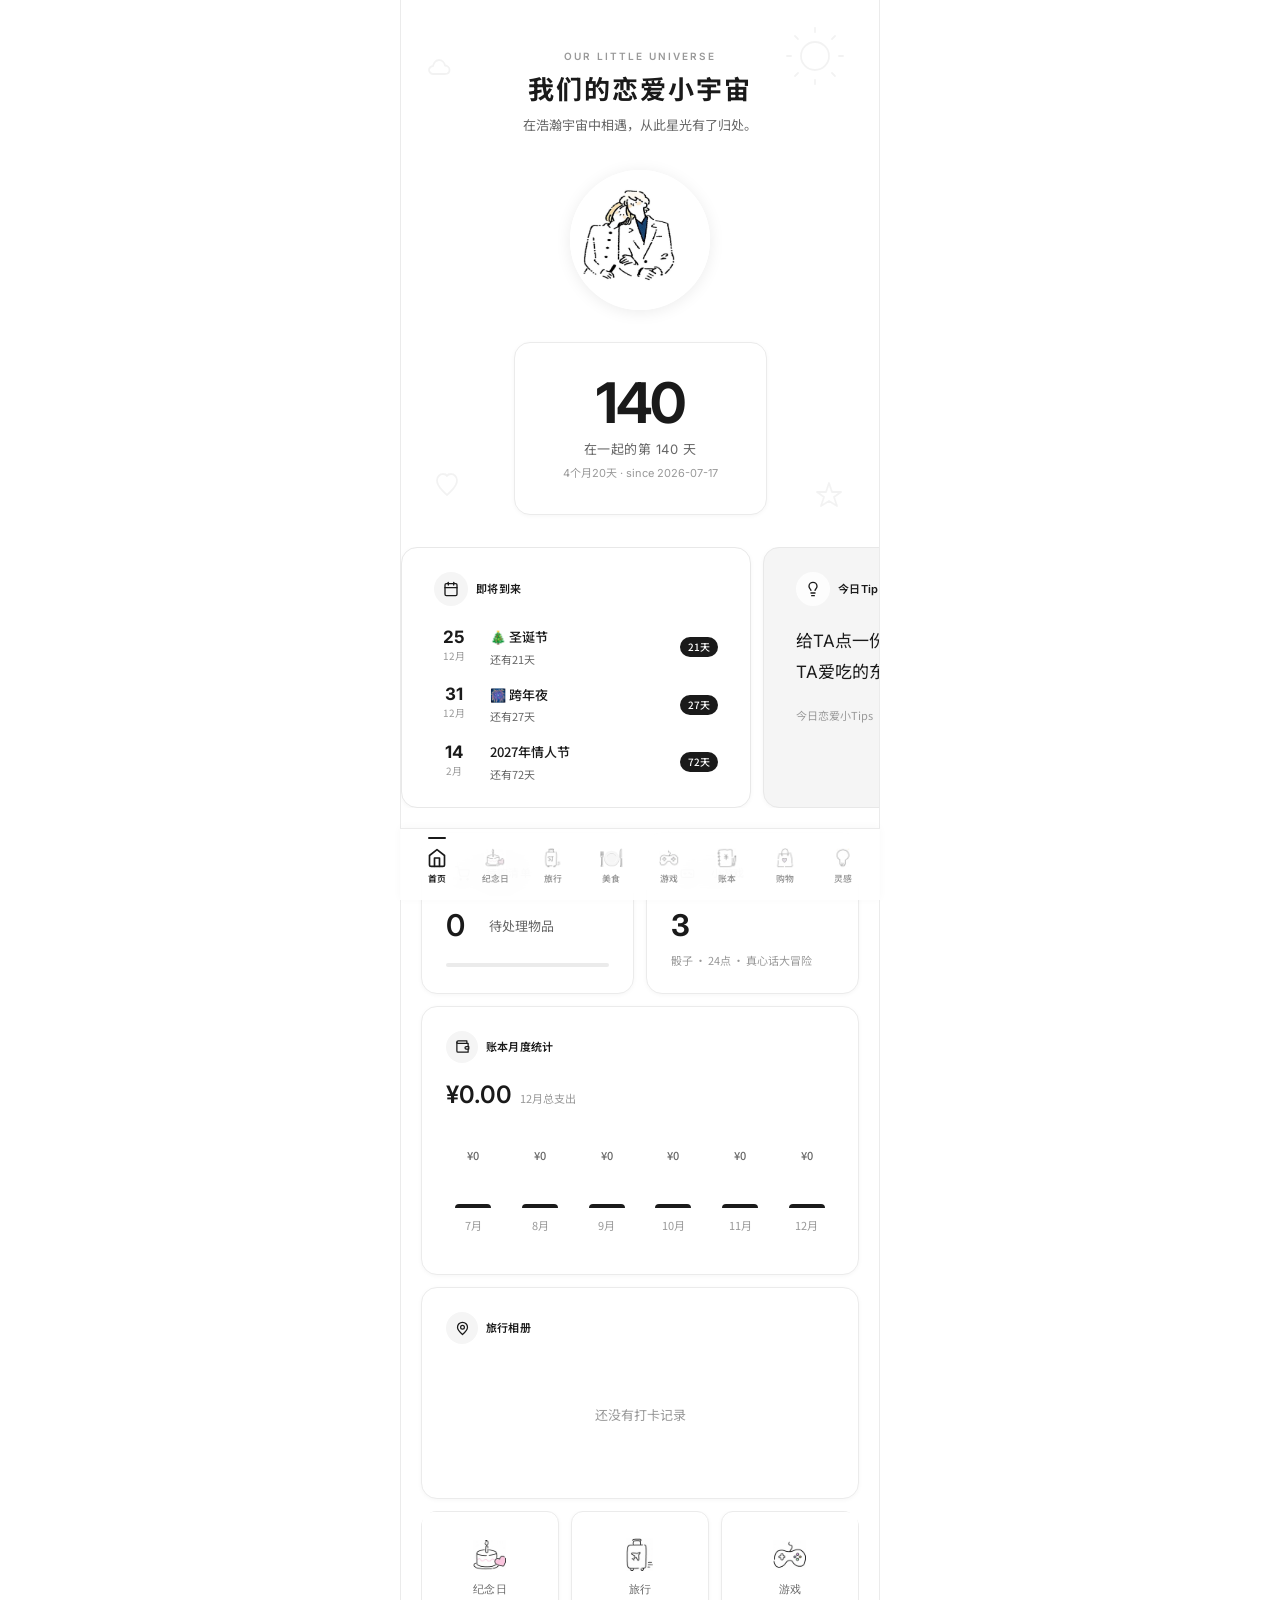
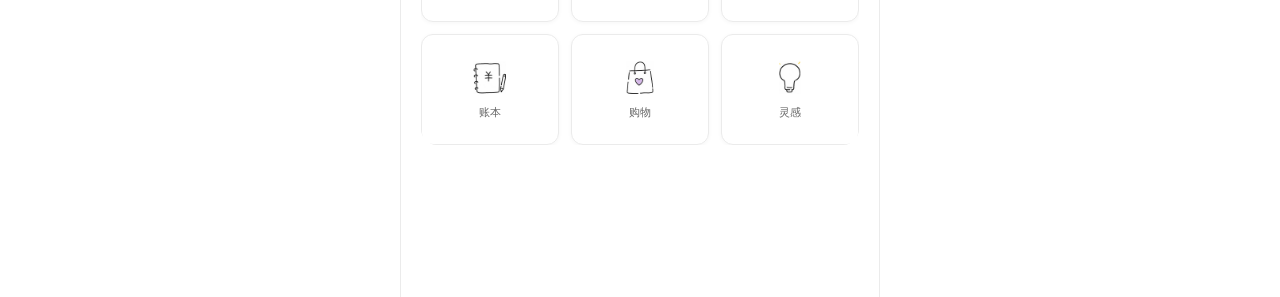
<file: index.html>
<!DOCTYPE html>
<html lang="zh-CN">
<head>
  <meta charset="UTF-8">
  <meta name="viewport" content="width=device-width, initial-scale=1.0, maximum-scale=1.0, user-scalable=no, viewport-fit=cover">
  <meta name="theme-color" content="#FFF5F5">
  <meta name="description" content="恋爱小宇宙 - 情侣双人协同记录工作台">
  <title>恋爱小宇宙</title>

  <!-- iOS PWA（添加到主屏幕后全屏运行） -->
  <meta name="apple-mobile-web-app-capable" content="yes">
  <meta name="apple-mobile-web-app-status-bar-style" content="black-translucent">
  <meta name="apple-mobile-web-app-title" content="恋爱小宇宙">
  <link rel="apple-touch-icon" href="./assets/apple-touch-icon.png">
  <link rel="apple-touch-icon" sizes="180x180" href="./assets/apple-touch-icon-180.png">
  <link rel="apple-touch-icon" sizes="192x192" href="./assets/icon-192.png">
  <link rel="apple-touch-icon" sizes="512x512" href="./assets/icon-512.png">

  <!-- Android/通用 PWA -->
  <link rel="manifest" href="./manifest.json">
  <meta name="mobile-web-app-capable" content="yes">

  <!-- 字体预加载：优先用 Google Fonts，超时自动降级为系统黑体 -->
  <link rel="preconnect" href="https://fonts.googleapis.com">
  <link rel="preconnect" href="https://fonts.gstatic.com" crossorigin>
  <link rel="stylesheet" href="https://fonts.googleapis.com/css2?family=Inter:wght@300;400;500;600;700&family=Noto+Sans+SC:wght@300;400;500;600;700&display=swap" media="print" onload="this.media='all';document.documentElement.classList.add('fonts-loaded');this.onload=null">
  <!-- 字体加载超时降级：3秒后强制使用系统字体 -->
  <script>
    (function(){var t=setTimeout(function(){var s=document.querySelector('link[href*="fonts.googleapis.com"]');if(s){s.media='all';s.onload=null;}},3000);window.addEventListener('load',function(){clearTimeout(t)});})();
  </script>
  <!-- 系统字体兜底：在 Google Fonts 加载前使用 -->
  <style>
    body { font-family: -apple-system, BlinkMacSystemFont, "PingFang SC", "Hiragino Sans GB", "Microsoft YaHei", sans-serif; }
    .fonts-loaded body { font-family: "Noto Sans SC", "Inter", -apple-system, sans-serif; }
  </style>

  <!-- 样式 -->
  <link rel="stylesheet" href="css/variables.css">
  <link rel="stylesheet" href="css/global.css">
  <link rel="stylesheet" href="css/components.css">
  <link rel="stylesheet" href="css/dashboard.css">
  <link rel="stylesheet" href="css/games.css">

  <style>
    /* ===== 底部导航栏 ===== */
    .navbar {
      position: fixed;
      bottom: 0;
      left: 50%;
      transform: translateX(-50%);
      width: 100%;
      max-width: var(--max-width);
      height: var(--navbar-height);
      background: rgba(255, 255, 255, 0.9);
      backdrop-filter: blur(24px);
      -webkit-backdrop-filter: blur(24px);
      border-top: 1px solid var(--border-light);
      display: flex;
      align-items: center;
      justify-content: space-around;
      padding: var(--space-xs) var(--space-sm);
      padding-bottom: max(var(--space-xs), env(safe-area-inset-bottom));
      z-index: var(--z-sticky);
      box-shadow: 0 -1px 8px rgba(0, 0, 0, 0.03);
    }

    .nav-tab {
      display: flex;
      flex-direction: column;
      align-items: center;
      gap: 4px;
      padding: var(--space-xs) 2px;
      border: none;
      background: transparent;
      cursor: pointer;
      transition: all var(--transition-fast);
      min-width: 0;
      flex: 1;
      position: relative;
      white-space: nowrap;
    }
    .nav-tab::after {
      content: '';
      position: absolute;
      top: -6px;
      left: 50%;
      transform: translateX(-50%);
      width: 0;
      height: 2.5px;
      border-radius: 2px;
      background: currentColor;
      transition: width var(--transition-base);
    }
    .nav-tab.active::after {
      width: 18px;
    }
    .nav-tab-label {
      font-size: 10px;
      font-weight: var(--weight-semibold);
      line-height: 1;
      font-family: var(--font-sans);
      white-space: nowrap;
      transform: scale(0.88);
      letter-spacing: 0.02em;
    }
    .nav-tab:hover {
      opacity: 0.85;
    }
    .nav-tab:active {
      transform: scale(0.94);
    }

    /* ===== 响应式 ===== */
    @media (min-width: 481px) {
      .app-container {
        border-left: 1px solid var(--border-light);
        border-right: 1px solid var(--border-light);
      }
    }

    @media (max-width: 360px) {
      :root {
        --content-padding: 0.75rem;
      }
      .dashboard-grid {
        grid-template-columns: 1fr;
      }
      .hero-title {
        font-size: var(--text-lg);
      }
    }

    /* ===== 登录页 ===== */
    .login-page {
      min-height: 100vh;
      min-height: 100dvh;
      display: flex;
      align-items: center;
      justify-content: center;
      padding: var(--space-xl);
      background: #fff;
    }
    .login-card {
      width: 100%;
      max-width: 360px;
      text-align: center;
      padding: var(--space-2xl) var(--space-xl);
      background: #fff;
      border-radius: var(--radius-xl);
      box-shadow: 0 2px 24px rgba(0, 0, 0, 0.05), 0 1px 4px rgba(0, 0, 0, 0.03);
      border: 1px solid var(--border-light);
    }
    .login-doodle {
      margin-bottom: var(--space-lg);
    }
    .login-couple-photo {
      width: 100px;
      height: 100px;
      border-radius: var(--radius-full);
      overflow: hidden;
      margin: 0 auto;
      border: 2px solid #fff;
      box-shadow: 0 2px 12px rgba(0,0,0,0.06);
      cursor: pointer;
      position: relative;
      transition: all var(--transition-fast);
    }
    .login-couple-photo:hover {
      box-shadow: 0 4px 20px rgba(0,0,0,0.15);
    }
    .login-couple-photo .photo-change-hint {
      position: absolute;
      bottom: 0;
      left: 0;
      right: 0;
      padding: 4px;
      background: rgba(0,0,0,0.6);
      color: #fff;
      font-size: 10px;
      text-align: center;
      opacity: 0;
      transition: opacity var(--transition-fast);
      font-family: var(--font-sans);
    }
    .login-couple-photo:hover .photo-change-hint {
      opacity: 1;
    }
    .login-couple-photo img {
      width: 100%;
      height: 100%;
      object-fit: cover;
    }
    .login-label {
      font-family: var(--font-sans);
      font-size: 11px;
      font-weight: var(--weight-medium);
      letter-spacing: 0.15em;
      text-transform: uppercase;
      color: var(--color-text-light);
      margin-bottom: var(--space-xs);
    }
    .login-title {
      font-family: var(--font-serif);
      font-size: 24px;
      font-weight: var(--weight-bold);
      color: var(--color-text);
      margin: 0 0 var(--space-sm) 0;
      letter-spacing: 0.05em;
    }
    .login-desc {
      font-family: var(--font-sans);
      font-size: 13px;
      color: var(--color-text-light);
      margin: 0 0 var(--space-xl) 0;
      line-height: 1.6;
    }
    .login-form {
      margin-bottom: var(--space-md);
    }
    .login-form .input-group {
      margin-bottom: var(--space-md);
    }
    .login-input {
      text-align: center;
      font-size: 16px;
      letter-spacing: 0.1em;
      padding: var(--space-md) var(--space-lg);
      border-radius: 14px;
      background: #fff;
      border: 2px solid var(--border-color);
      transition: all var(--transition-fast);
    }
    .login-input:focus {
      border-color: var(--text-primary);
      background: #fff;
      box-shadow: 0 0 0 4px rgba(0, 0, 0, 0.04);
    }
    .login-btn {
      width: 100%;
      padding: 14px;
      font-size: 15px;
      font-weight: var(--weight-semibold);
      border-radius: 14px;
      display: flex;
      align-items: center;
      justify-content: center;
      gap: 8px;
      transition: all var(--transition-fast);
      background: var(--text-primary);
      color: #fff;
    }
    .login-btn:disabled {
      opacity: 0.4;
      cursor: not-allowed;
    }
    .login-error {
      padding: var(--space-sm) var(--space-md);
      background: #F5F5F5;
      color: #1A1A1A;
      border-radius: 10px;
      font-size: 13px;
      margin-bottom: var(--space-md);
      font-family: var(--font-sans);
    }
    .login-hint {
      font-family: var(--font-sans);
      font-size: 11px;
      color: var(--text-muted);
      opacity: 0.5;
      margin-top: var(--space-md);
    }
    .login-hint code {
      background: #F5F5F5;
      padding: 2px 8px;
      border-radius: 4px;
      font-size: 11px;
      color: var(--text-primary);
      font-family: var(--font-mono, monospace);
    }
  </style>

  <!-- 骨架屏：JS 加载前显示，避免白屏 -->
  <style>
    #app-skeleton {
      display: flex;
      flex-direction: column;
      align-items: center;
      justify-content: center;
      min-height: 100vh;
      min-height: 100dvh;
      background: #fff;
      transition: opacity 0.35s ease;
      position: fixed;
      inset: 0;
      z-index: 9999;
    }
    #app-skeleton.hide {
      opacity: 0;
      pointer-events: none;
    }
    .skeleton-heart {
      width: 56px;
      height: 56px;
      margin-bottom: 18px;
      animation: skeleton-pulse 1.6s ease-in-out infinite;
    }
    .skeleton-text {
      font-family: -apple-system, BlinkMacSystemFont, "PingFang SC", sans-serif;
      font-size: 14px;
      color: #D4C5C5;
      letter-spacing: 0.08em;
    }
    @keyframes skeleton-pulse {
      0%, 100% { opacity: 0.55; transform: scale(0.96); }
      50% { opacity: 1; transform: scale(1.04); }
    }
  </style>
</head>
<body>
  <div id="app-skeleton">
    <svg class="skeleton-heart" viewBox="0 0 24 24" fill="none" stroke="#E8A0A0" stroke-width="1.5" stroke-linecap="round" stroke-linejoin="round">
      <path d="M20.84 4.61a5.5 5.5 0 0 0-7.78 0L12 5.67l-1.06-1.06a5.5 5.5 0 0 0-7.78 7.78l1.06 1.06L12 21.23l7.78-7.78 1.06-1.06a5.5 5.5 0 0 0 0-7.78z"/>
    </svg>
    <div class="skeleton-text">正在进入小宇宙...</div>
    <button id="skeleton-safe-btn" type="button" style="margin-top:24px;padding:8px 16px;font-size:12px;color:#BFA8A8;background:transparent;border:1px solid #E8D5D5;border-radius:20px;display:none;">点我重新进入</button>
  </div>
  <script>
    // 兜底：如果 4 秒后还在骨架屏，显示重新进入按钮
    (function(){
      var t = setTimeout(function(){
        var btn = document.getElementById('skeleton-safe-btn');
        var sk = document.getElementById('app-skeleton');
        if (sk && !sk.classList.contains('hide') && btn) {
          btn.style.display = 'inline-block';
          btn.onclick = function(){
            try { sessionStorage.removeItem('love_token'); sessionStorage.removeItem('love_name'); } catch(e){}
            location.reload();
          };
        }
      }, 4000);
      window.addEventListener('load', function(){ clearTimeout(t); });
    })();
  </script>

  <div class="app-container" id="app" style="display:none">
    <!-- 由 App.render() 动态渲染 -->
  </div>

  <script>
    // 注册 Service Worker，检测到新版本自动刷新
    if ('serviceWorker' in navigator) {
      navigator.serviceWorker.register('sw.js').then(reg => {
        reg.addEventListener('updatefound', () => {
          const newWorker = reg.installing;
          newWorker.addEventListener('statechange', () => {
            if (newWorker.state === 'installed' && navigator.serviceWorker.controller) {
              // 新 SW 已就绪，刷新页面使用新版本
              window.location.reload();
            }
          });
        });
      });
    }
  </script>

  <!-- JS库 -->
  <script defer src="js/lib/supabase.min.js"></script>
  <script defer src="js/modules/config.js"></script>
  <script defer src="js/modules/github-sync.js"></script>
  <script defer src="js/modules/game-sync.js"></script>
  <script defer src="js/modules/travel-ai.js"></script>
  <script defer src="js/tips.js"></script>
  <script defer src="js/utils.js"></script>
  <script defer src="js/sfx.js"></script>
  <script defer src="js/components.js"></script>
  <script defer src="js/auth.js"></script>
  <script defer src="js/store.js"></script>

  <!-- 页面模块 -->
  <script defer src="js/pages/dashboard.js"></script>
  <script defer src="js/pages/timeline.js"></script>
  <script defer src="js/pages/travel.js"></script>
  <script defer src="js/pages/food.js"></script>
  <script defer src="js/pages/shopping.js"></script>
  <script defer src="js/pages/ledger.js"></script>
  <script defer src="js/pages/inspiration.js"></script>
  <script defer src="js/pages/game.js"></script>

  <!-- 应用入口 -->
  <script defer src="js/app.js"></script>
</body>
</html>
</file>
<file: css/variables.css>
/* ===== 【我们的恋爱小宇宙】色彩系统 — 黑白极简 ===== */

:root {
  /* 页面底色 */
  --bg-page: #FFFFFF;
  --bg-page-alt: #F5F5F5;

  /* 卡片 */
  --bg-card: #FFFFFF;
  --bg-card-hover: #FAFAFA;

  /* 主色 — 纯黑 */
  --color-primary: #1A1A1A;
  --color-primary-light: #E8E8E8;
  --color-primary-ghost: #F5F5F5;

  /* 模块辅助色 — 统一灰阶 */
  --color-travel: #1A1A1A;
  --color-travel-light: #E8E8E8;
  --color-travel-ghost: #F5F5F5;
  --color-food: #1A1A1A;
  --color-food-light: #E8E8E8;
  --color-food-ghost: #F5F5F5;
  --color-ledger: #1A1A1A;
  --color-ledger-light: #E8E8E8;
  --color-ledger-ghost: #F5F5F5;
  --color-timeline: #1A1A1A;
  --color-timeline-light: #E8E8E8;
  --color-timeline-ghost: #F5F5F5;
  --color-shopping: #1A1A1A;
  --color-shopping-light: #E8E8E8;
  --color-shopping-ghost: #F5F5F5;
  --color-tips: #1A1A1A;
  --color-tips-light: #E8E8E8;
  --color-tips-ghost: #F5F5F5;

  /* 文字 */
  --text-primary: #1A1A1A;
  --text-secondary: #666666;
  --text-muted: #999999;
  --text-inverse: #FFFFFF;

  /* 分割线 / 边框 */
  --border-color: #D9D9D9;
  --border-light: #EBEBEB;

  /* 状态色 */
  --color-success: #1A1A1A;
  --color-warning: #666666;
  --color-danger: #333333;

  /* ===== 字体系统 — 黑体/无衬线 ===== */
  --font-serif: 'Inter', -apple-system, BlinkMacSystemFont, 'Segoe UI', 'PingFang SC', 'Microsoft YaHei', 'Source Han Sans SC', 'Noto Sans SC', sans-serif;
  --font-sans: 'Inter', -apple-system, BlinkMacSystemFont, 'Segoe UI', 'PingFang SC', 'Microsoft YaHei', 'Source Han Sans SC', 'Noto Sans SC', sans-serif;

  /* 字号 */
  --text-xs: 0.6875rem;
  --text-sm: 0.8125rem;
  --text-base: 0.9375rem;
  --text-md: 1.0625rem;
  --text-lg: 1.25rem;
  --text-xl: 1.5rem;
  --text-2xl: 1.875rem;
  --text-3xl: 2.25rem;

  /* 字重 */
  --weight-light: 300;
  --weight-regular: 400;
  --weight-medium: 500;
  --weight-semibold: 600;
  --weight-bold: 700;

  /* 间距 */
  --space-xs: 0.25rem;
  --space-sm: 0.5rem;
  --space-md: 0.75rem;
  --space-base: 1rem;
  --space-lg: 1.5rem;
  --space-xl: 2rem;
  --space-2xl: 3rem;

  /* 圆角 */
  --radius-sm: 8px;
  --radius-md: 12px;
  --radius-lg: 16px;
  --radius-xl: 20px;
  --radius-full: 9999px;

  /* 阴影 */
  --shadow-card: 0 1px 4px rgba(0, 0, 0, 0.04);
  --shadow-card-hover: 0 4px 16px rgba(0, 0, 0, 0.06);
  --shadow-modal: 0 8px 40px rgba(0, 0, 0, 0.08);

  /* 过渡 */
  --transition-fast: 0.15s ease;
  --transition-base: 0.25s ease;
  --transition-slow: 0.4s cubic-bezier(0.16, 1, 0.3, 1);

  /* 布局 */
  --navbar-height: 72px;
  --max-width: 480px;
  --content-padding: 1.25rem;

  /* z-index */
  --z-base: 1;
  --z-dropdown: 100;
  --z-sticky: 200;
  --z-modal: 300;
  --z-toast: 400;
}

/* ===== 全局动画关键帧 ===== */

/* 淡入上移 */
@keyframes fadeInUp {
  from { opacity: 0; transform: translateY(16px); }
  to   { opacity: 1; transform: translateY(0); }
}

/* 淡入 */
@keyframes fadeIn {
  from { opacity: 0; }
  to   { opacity: 1; }
}

/* 弹性缩放（按钮反馈） */
@keyframes pressPop {
  0%   { transform: scale(1); }
  40%  { transform: scale(0.92); }
  100% { transform: scale(1); }
}

/* 卡片依次入场 */
.card-stagger {
  opacity: 0;
  transform: translateY(20px);
  animation: fadeInUp 0.4s cubic-bezier(0.16, 1, 0.3, 1) forwards;
}

/* 页面容器入场 */
.page-enter {
  animation: fadeIn 0.3s ease;
}

/* 按钮按下反馈 */
.btn-press:active {
  animation: pressPop 0.25s ease;
}

/* 头像更换旋转 */
@keyframes photoSpin {
  0%   { transform: scale(1) rotate(0deg); }
  30%  { transform: scale(0.85) rotate(-5deg); }
  60%  { transform: scale(1.05) rotate(3deg); }
  100% { transform: scale(1) rotate(0deg); }
}

.photo-updated {
  animation: photoSpin 0.5s cubic-bezier(0.16, 1, 0.3, 1);
}
</file>
<file: css/global.css>
/* ===== 全局重置 ===== */
*, *::before, *::after {
  margin: 0;
  padding: 0;
  box-sizing: border-box;
}

html {
  font-size: 16px;
  -webkit-font-smoothing: antialiased;
  -moz-osx-font-smoothing: grayscale;
  text-rendering: optimizeLegibility;
}

body {
  font-family: var(--font-sans);
  font-size: var(--text-base);
  font-weight: var(--weight-regular);
  color: var(--text-primary);
  background: var(--bg-page);
  line-height: 1.65;
  overflow-x: hidden;
  min-height: 100vh;
  min-height: 100dvh;
}

/* ===== 排版 ===== */
h1, h2, h3, h4, h5, h6 {
  font-family: var(--font-sans);
  font-weight: var(--weight-bold);
  color: var(--text-primary);
  line-height: 1.35;
}

h1 { font-size: var(--text-2xl); letter-spacing: 0.04em; }
h2 { font-size: var(--text-xl); letter-spacing: 0.03em; }
h3 { font-size: var(--text-lg); }
h4 { font-size: var(--text-md); }

p {
  margin-bottom: var(--space-sm);
  color: var(--text-secondary);
}

a {
  color: var(--text-primary);
  text-decoration: underline;
  text-underline-offset: 2px;
  transition: opacity var(--transition-fast);
}
a:hover { opacity: 0.6; }

img {
  max-width: 100%;
  height: auto;
  display: block;
}

/* ===== 应用容器 ===== */
.app-container {
  max-width: var(--max-width);
  margin: 0 auto;
  min-height: 100vh;
  min-height: 100dvh;
  display: flex;
  flex-direction: column;
  position: relative;
  background: var(--bg-page);
}

/* ===== 页面容器 ===== */
.page-content {
  flex: 1;
  padding: var(--space-lg) var(--content-padding);
  padding-bottom: calc(var(--navbar-height) + var(--space-xl));
  animation: pageEnter var(--transition-slow) ease;
}

@keyframes pageEnter {
  from { opacity: 0; transform: translateY(12px); }
  to { opacity: 1; transform: translateY(0); }
}

/* ===== 滚动条 ===== */
::-webkit-scrollbar { width: 3px; }
::-webkit-scrollbar-track { background: transparent; }
::-webkit-scrollbar-thumb { background: var(--border-color); border-radius: var(--radius-full); }

/* ===== 选中文本 ===== */
::selection { background: var(--color-primary); color: #fff; }

/* ===== 工具类 ===== */
.sr-only { position: absolute; width: 1px; height: 1px; padding: 0; margin: -1px; overflow: hidden; clip: rect(0,0,0,0); border: 0; }
.text-center { text-align: center; }
.text-serif { font-family: var(--font-serif); }
.text-sans { font-family: var(--font-sans); }
.text-muted { color: var(--text-muted); }
.text-secondary { color: var(--text-secondary); }
.text-xs { font-size: var(--text-xs); }
.text-sm { font-size: var(--text-sm); }
.text-base { font-size: var(--text-base); }
.text-md { font-size: var(--text-md); }
.text-lg { font-size: var(--text-lg); }
.text-xl { font-size: var(--text-xl); }
.font-light { font-weight: var(--weight-light); }
.font-regular { font-weight: var(--weight-regular); }
.font-medium { font-weight: var(--weight-medium); }
.font-semibold { font-weight: var(--weight-semibold); }
.font-bold { font-weight: var(--weight-bold); }
.mt-sm { margin-top: var(--space-sm); }
.mt-md { margin-top: var(--space-md); }
.mt-base { margin-top: var(--space-base); }
.mt-lg { margin-top: var(--space-lg); }
.mt-xl { margin-top: var(--space-xl); }
.mb-sm { margin-bottom: var(--space-sm); }
.mb-md { margin-bottom: var(--space-md); }
.mb-base { margin-bottom: var(--space-base); }
.mb-lg { margin-bottom: var(--space-lg); }
.flex { display: flex; }
.flex-col { flex-direction: column; }
.items-center { align-items: center; }
.justify-center { justify-content: center; }
.justify-between { justify-content: space-between; }
.gap-sm { gap: var(--space-sm); }
.gap-md { gap: var(--space-md); }
.gap-base { gap: var(--space-base); }
.gap-lg { gap: var(--space-lg); }
.flex-1 { flex: 1; }
.flex-wrap { flex-wrap: wrap; }
.w-full { width: 100%; }

/* ===== 分割线 ===== */
.divider { height: 1px; background: var(--border-color); margin: var(--space-lg) 0; border: none; }
.divider-light { height: 1px; background: var(--border-light); margin: var(--space-base) 0; border: none; }

/* ===== 空状态 ===== */
.empty-state { text-align: center; padding: var(--space-2xl) var(--space-base); }
.empty-state .empty-icon { font-size: 2.5rem; margin-bottom: var(--space-base); opacity: 0.3; }
.empty-state .empty-title { font-family: var(--font-serif); font-size: var(--text-lg); color: var(--text-primary); margin-bottom: var(--space-sm); }
.empty-state .empty-desc { color: var(--text-muted); font-size: var(--text-sm); }

/* ===== Toast ===== */
.toast {
  position: fixed; top: var(--space-xl); left: 50%; transform: translateX(-50%);
  background: var(--text-primary); color: #fff;
  padding: var(--space-sm) var(--space-lg); border-radius: var(--radius-full);
  font-size: var(--text-sm); z-index: var(--z-toast);
  box-shadow: var(--shadow-modal); pointer-events: none; white-space: nowrap;
  animation: toastIn var(--transition-base) ease;
}
.toast.toast-out { animation: toastOut var(--transition-base) ease forwards; }
@keyframes toastIn { from { opacity: 0; transform: translateX(-50%) translateY(-12px); } to { opacity: 1; transform: translateX(-50%) translateY(0); } }
@keyframes toastOut { from { opacity: 1; transform: translateX(-50%) translateY(0); } to { opacity: 0; transform: translateX(-50%) translateY(-12px); } }
</file>
<file: css/components.css>
/* ===== 【我们的恋爱小宇宙】组件样式 — 黑白极简 ===== */

/* ===== 卡片 ===== */
.card {
  background: var(--bg-card);
  border-radius: var(--radius-md);
  box-shadow: var(--shadow-card);
  padding: var(--space-lg);
  transition: all var(--transition-base);
  cursor: default;
  position: relative;
  overflow: hidden;
  border: 1px solid var(--border-light);
}
.card.card-hoverable { cursor: pointer; }
.card.card-hoverable:hover { transform: translateY(-2px); box-shadow: var(--shadow-card-hover); }
.card.card-flat { box-shadow: none; border: 1px solid var(--border-light); }
.card.card-accent-travel,
.card.card-accent-food,
.card.card-accent-ledger,
.card.card-accent-timeline,
.card.card-accent-shopping,
.card.card-accent-tips,
.card.card-accent-primary { border-left: 3px solid var(--text-primary); }

.card-header { display: flex; align-items: center; justify-content: space-between; margin-bottom: var(--space-md); }
.card-title { font-family: var(--font-sans); font-size: var(--text-md); font-weight: var(--weight-medium); }
.card-subtitle { font-size: var(--text-xs); color: var(--text-muted); }
.card-body { color: var(--text-secondary); font-size: var(--text-sm); line-height: 1.7; }
.card-footer { margin-top: var(--space-md); padding-top: var(--space-md); border-top: 1px solid var(--border-light); display: flex; align-items: center; justify-content: space-between; }

/* ===== 按钮 ===== */
.btn {
  display: inline-flex; align-items: center; justify-content: center; gap: var(--space-sm);
  padding: var(--space-sm) var(--space-lg); border: none; border-radius: var(--radius-sm);
  font-family: var(--font-sans); font-size: var(--text-sm); font-weight: var(--weight-medium);
  cursor: pointer; transition: all var(--transition-fast); white-space: nowrap; line-height: 1.4; user-select: none;
}
.btn:active { animation: pressPop 0.3s ease; }

.btn-primary { background: var(--text-primary); color: #fff; }
.btn-primary:hover { background: #333; }
.btn-primary:active { background: #000; }

.btn-secondary { background: var(--color-primary-light); color: var(--text-primary); }
.btn-secondary:hover { background: #DADADA; }

.btn-ghost { background: transparent; color: var(--text-secondary); }
.btn-ghost:hover { background: var(--color-primary-ghost); color: var(--text-primary); }

.btn-outline { background: transparent; border: 1.5px solid var(--border-color); color: var(--text-secondary); }
.btn-outline:hover { border-color: var(--text-primary); color: var(--text-primary); }

.btn-danger { background: var(--text-primary); color: #fff; }
.btn-danger:hover { opacity: 0.8; }

.btn-sm { padding: var(--space-xs) var(--space-md); font-size: var(--text-xs); }
.btn-lg { padding: var(--space-md) var(--space-xl); font-size: var(--text-base); }
.btn-icon { width: 36px; height: 36px; padding: 0; border-radius: var(--radius-sm); font-size: 1.1rem; }

.btn-fab {
  position: fixed; bottom: calc(var(--navbar-height) + var(--space-lg)); right: var(--space-lg);
  width: 52px; height: 52px; border-radius: var(--radius-full);
  background: var(--text-primary); color: #fff; font-size: 1.5rem;
  box-shadow: var(--shadow-modal); border: none; cursor: pointer;
  z-index: var(--z-sticky); display: flex; align-items: center; justify-content: center;
  transition: all var(--transition-base);
}
.btn-fab:hover { transform: scale(1.05); box-shadow: 0 8px 32px rgba(0,0,0,0.15); }
.btn-fab:active { animation: pressPop 0.3s ease; }

/* ===== 输入框 ===== */
.input-group { margin-bottom: var(--space-base); }
.input-label { display: block; font-size: var(--text-sm); font-weight: var(--weight-medium); color: var(--text-primary); margin-bottom: var(--space-xs); }
.input-hint { font-size: var(--text-xs); color: var(--text-muted); margin-top: var(--space-xs); }
.input {
  width: 100%; padding: var(--space-md) var(--space-base);
  border: 1.5px solid var(--border-color); border-radius: var(--radius-sm);
  background: var(--bg-card); color: var(--text-primary);
  font-family: var(--font-sans); font-size: var(--text-sm);
  transition: all var(--transition-fast); outline: none;
}
.input:focus { border-color: var(--text-primary); box-shadow: 0 0 0 3px rgba(0,0,0,0.06); }
.input::placeholder { color: var(--text-muted); }
.input.input-error { border-color: var(--color-danger); }
textarea.input { resize: vertical; min-height: 80px; line-height: 1.6; }
select.input {
  appearance: none;
  background-image: url("data:image/svg+xml,%3Csvg xmlns='http://www.w3.org/2000/svg' width='12' height='12' viewBox='0 0 24 24' fill='none' stroke='%23666' stroke-width='2'%3E%3Cpath d='M6 9l6 6 6-6'/%3E%3C/svg%3E");
  background-repeat: no-repeat; background-position: right 12px center; padding-right: 36px; cursor: pointer;
}

/* ===== 标签 ===== */
.tag {
  display: inline-flex; align-items: center; gap: var(--space-xs);
  padding: 3px 10px; border-radius: var(--radius-full);
  font-size: var(--text-xs); font-weight: var(--weight-medium); white-space: nowrap; line-height: 1.6;
}
.tag-primary { background: #1A1A1A; color: #fff; }
.tag-travel { background: #1A1A1A; color: #fff; }
.tag-food { background: #1A1A1A; color: #fff; }
.tag-ledger { background: #1A1A1A; color: #fff; }
.tag-timeline { background: #1A1A1A; color: #fff; }
.tag-shopping { background: #1A1A1A; color: #fff; }
.tag-tips { background: #1A1A1A; color: #fff; }
.tag-success { background: #F5F5F5; color: #1A1A1A; }
.tag-warning { background: #EBEBEB; color: #1A1A1A; }
.tag-danger { background: #F0F0F0; color: #1A1A1A; }
.tag-outline { background: transparent; border: 1px solid var(--border-color); color: var(--text-secondary); }
.tag-outline:hover { border-color: var(--text-primary); color: var(--text-primary); }

/* ===== 图片容器 ===== */
.img-container { border-radius: var(--radius-sm); overflow: hidden; position: relative; background: var(--color-primary-ghost); }
.img-container img { width: 100%; height: 100%; object-fit: cover; }
.img-placeholder { display: flex; align-items: center; justify-content: center; color: var(--text-muted); font-size: 2rem; }

/* ===== 模态框 ===== */
.modal-overlay {
  position: fixed; inset: 0; background: rgba(0,0,0,0.2); backdrop-filter: blur(4px);
  -webkit-backdrop-filter: blur(4px); z-index: var(--z-modal);
  display: flex; align-items: flex-end; animation: overlayIn var(--transition-base) ease;
}
@keyframes overlayIn { from { opacity: 0; } to { opacity: 1; } }

.modal-sheet {
  background: var(--bg-card); border-radius: var(--radius-xl) var(--radius-xl) 0 0;
  width: 100%; max-width: var(--max-width); margin: 0 auto;
  max-height: 85vh; overflow-y: auto;
  animation: sheetIn var(--transition-slow) ease; box-shadow: var(--shadow-modal);
}
@keyframes sheetIn { from { transform: translateY(100%); } to { transform: translateY(0); } }

.modal-header {
  display: flex; align-items: center; justify-content: space-between;
  padding: var(--space-lg) var(--space-xl); border-bottom: 1px solid var(--border-light);
  position: sticky; top: 0; background: var(--bg-card); z-index: 1;
  border-radius: var(--radius-xl) var(--radius-xl) 0 0;
}
.modal-title { font-family: var(--font-serif); font-size: var(--text-lg); font-weight: var(--weight-medium); }
.modal-close { width: 32px; height: 32px; border-radius: var(--radius-full); border: none; background: var(--color-primary-ghost); color: var(--text-secondary); font-size: 1.1rem; cursor: pointer; display: flex; align-items: center; justify-content: center; transition: all var(--transition-fast); }
.modal-close:hover { background: var(--color-primary-light); color: var(--text-primary); }
.modal-body { padding: var(--space-lg) var(--space-xl); }
.modal-footer { padding: var(--space-base) var(--space-xl); border-top: 1px solid var(--border-light); display: flex; gap: var(--space-sm); justify-content: flex-end; }

/* ===== 星级评分 ===== */
.star-rating { display: inline-flex; gap: 2px; }
.star-rating .star { color: var(--border-color); font-size: var(--text-base); cursor: pointer; transition: color var(--transition-fast); }
.star-rating .star.active { color: var(--text-primary); }
.star-rating .star:hover { color: #333; }

/* ===== 进度条 ===== */
.progress-bar { width: 100%; height: 4px; background: var(--border-light); border-radius: var(--radius-full); overflow: hidden; }
.progress-bar .progress-fill { height: 100%; border-radius: var(--radius-full); transition: width var(--transition-slow); }
.progress-fill.primary,
.progress-fill.success,
.progress-fill.warning,
.progress-fill.danger { background: var(--text-primary); }

/* ===== 头像 ===== */
.couple-avatar { width: 72px; height: 72px; border-radius: var(--radius-full); border: 2px solid var(--border-light); box-shadow: var(--shadow-card); overflow: hidden; background: var(--color-primary-ghost); }
.couple-avatar img { width: 100%; height: 100%; object-fit: cover; }
.couple-avatar-sm { width: 48px; height: 48px; }

/* ===== 页面标题 ===== */
.page-header { padding: var(--space-lg) var(--content-padding); padding-bottom: var(--space-base); }
.page-header-title { font-family: var(--font-serif); font-size: var(--text-xl); font-weight: var(--weight-medium); }
.page-header-subtitle { font-size: var(--text-sm); color: var(--text-muted); margin-top: var(--space-xs); }

/* ===== 筛选标签 ===== */
.filter-tabs { display: flex; gap: var(--space-sm); padding: 0 var(--content-padding); margin-bottom: var(--space-lg); overflow-x: auto; scrollbar-width: none; }
.filter-tabs::-webkit-scrollbar { display: none; }
.filter-tab { padding: var(--space-xs) var(--space-md); border-radius: var(--radius-full); border: 1.5px solid var(--border-color); background: transparent; color: var(--text-secondary); font-size: var(--text-xs); font-family: var(--font-sans); font-weight: var(--weight-medium); cursor: pointer; white-space: nowrap; transition: all var(--transition-fast); }
.filter-tab:hover { border-color: var(--text-primary); color: var(--text-primary); }
.filter-tab.active { background: var(--text-primary); border-color: var(--text-primary); color: #fff; }

/* ===== 列表 ===== */
.list-item { display: flex; align-items: center; gap: var(--space-base); padding: var(--space-base) 0; border-bottom: 1px solid var(--border-light); transition: background var(--transition-fast); }
.list-item:last-child { border-bottom: none; }
.list-item:hover { background: var(--color-primary-ghost); margin: 0 calc(-1 * var(--content-padding)); padding-left: var(--content-padding); padding-right: var(--content-padding); }
.list-item-thumb { width: 56px; height: 56px; border-radius: var(--radius-sm); overflow: hidden; flex-shrink: 0; background: var(--color-primary-ghost); }
.list-item-thumb img { width: 100%; height: 100%; object-fit: cover; }
.list-item-content { flex: 1; min-width: 0; }
.list-item-title { font-weight: var(--weight-medium); font-size: var(--text-sm); white-space: nowrap; overflow: hidden; text-overflow: ellipsis; }
.list-item-desc { font-size: var(--text-xs); color: var(--text-muted); margin-top: 2px; white-space: nowrap; overflow: hidden; text-overflow: ellipsis; }
.list-item-meta { text-align: right; flex-shrink: 0; }
.list-item-amount { font-weight: var(--weight-semibold); font-size: var(--text-sm); }
.list-item-date { font-size: var(--text-xs); color: var(--text-muted); }

/* ===== 相册 ===== */
.photo-grid { display: grid; grid-template-columns: repeat(3, 1fr); gap: var(--space-sm); }
.photo-grid .photo-item { aspect-ratio: 1; border-radius: var(--radius-sm); overflow: hidden; background: var(--color-primary-ghost); }
.photo-grid .photo-item img { width: 100%; height: 100%; object-fit: cover; transition: transform var(--transition-slow); }
.photo-grid .photo-item:hover img { transform: scale(1.05); }

/* ===== 统计卡片 ===== */
.stat-card { background: var(--bg-card); border-radius: var(--radius-md); padding: var(--space-lg); box-shadow: var(--shadow-card); border: 1px solid var(--border-light); }
.stat-card-header { display: flex; align-items: center; justify-content: space-between; margin-bottom: var(--space-base); }
.stat-card-title { font-family: var(--font-serif); font-size: var(--text-sm); font-weight: var(--weight-medium); }
.stat-card-value { font-size: var(--text-xl); font-weight: var(--weight-semibold); font-family: var(--font-sans); }
.stat-card-label { font-size: var(--text-xs); color: var(--text-muted); }

/* ===== 柱状图 ===== */
.bar-chart { display: flex; align-items: flex-end; gap: var(--space-md); height: 140px; padding: var(--space-base) 0; }
.bar-item { flex: 1; display: flex; flex-direction: column; align-items: center; gap: var(--space-sm); height: 100%; }
.bar-fill-wrapper { flex: 1; width: 100%; display: flex; align-items: flex-end; justify-content: center; }
.bar-fill { width: 100%; max-width: 36px; border-radius: 4px 4px 0 0; min-height: 4px; transition: height var(--transition-slow); background: var(--text-primary); }
.bar-label { font-size: var(--text-xs); color: var(--text-muted); text-align: center; }
.bar-value { font-size: var(--text-xs); font-weight: var(--weight-medium); color: var(--text-secondary); }

/* ===== 饼图 ===== */
.pie-chart { width: 120px; height: 120px; border-radius: var(--radius-full); position: relative; }
.pie-chart::after { content: ''; position: absolute; top: 50%; left: 50%; transform: translate(-50%, -50%); width: 64px; height: 64px; background: var(--bg-card); border-radius: var(--radius-full); }
.pie-legend { display: flex; flex-direction: column; gap: var(--space-sm); margin-top: var(--space-base); }
.pie-legend-item { display: flex; align-items: center; gap: var(--space-sm); font-size: var(--text-xs); color: var(--text-secondary); }
.pie-legend-dot { width: 8px; height: 8px; border-radius: var(--radius-full); flex-shrink: 0; }

/* ===== 恋爱计数器 ===== */
.love-counter { text-align: center; padding: var(--space-lg); }
.love-counter-days { font-family: var(--font-sans); font-size: 3rem; font-weight: var(--weight-bold); color: var(--text-primary); line-height: 1; letter-spacing: -0.02em; }
.love-counter-label { font-family: var(--font-serif); font-size: var(--text-sm); color: var(--text-secondary); margin-top: var(--space-sm); letter-spacing: 0.05em; }

/* ===== 倒计时 ===== */
.countdown-item { display: flex; align-items: center; gap: var(--space-sm); padding: var(--space-sm) 0; }
.countdown-item:last-child { padding-bottom: 0; }
.countdown-date { text-align: center; min-width: 40px; }
.countdown-day { font-family: var(--font-sans); font-size: var(--text-md); font-weight: var(--weight-bold); color: var(--text-primary); line-height: 1; }
.countdown-month { font-size: 10px; color: var(--text-muted); margin-top: 2px; }
.countdown-info { flex: 1; min-width: 0; padding-left: var(--space-sm); }
.countdown-name { font-size: var(--text-sm); font-weight: var(--weight-medium); white-space: nowrap; overflow: hidden; text-overflow: ellipsis; }
.countdown-days-left { font-size: var(--text-xs); color: var(--text-secondary); margin-top: 2px; }
.countdown-tag { flex-shrink: 0; font-size: 10px; padding: 2px 8px; }

/* ===== 待办 ===== */
.todo-item { display: flex; align-items: center; gap: var(--space-md); padding: var(--space-md) 0; border-bottom: 1px solid var(--border-light); }
.todo-check { width: 22px; height: 22px; border-radius: var(--radius-full); border: 2px solid var(--border-color); flex-shrink: 0; cursor: pointer; display: flex; align-items: center; justify-content: center; transition: all var(--transition-fast); background: transparent; padding: 0; }
.todo-check:hover { border-color: var(--text-primary); }
.todo-check.checked { background: var(--text-primary); border-color: var(--text-primary); }
.todo-check.checked::after { content: '✓'; color: white; font-size: 12px; font-weight: var(--weight-bold); }
.todo-content { flex: 1; min-width: 0; }
.todo-text { font-size: var(--text-sm); transition: all var(--transition-fast); }
.todo-item.checked .todo-text { text-decoration: line-through; color: var(--text-muted); }
.todo-meta { font-size: var(--text-xs); color: var(--text-muted); margin-top: 2px; }

/* ===== 开关 ===== */
.toggle { position: relative; width: 44px; height: 24px; border-radius: var(--radius-full); background: var(--border-color); cursor: pointer; transition: background var(--transition-fast); border: none; padding: 0; }
.toggle.active { background: var(--text-primary); }
.toggle::after { content: ''; position: absolute; top: 2px; left: 2px; width: 20px; height: 20px; border-radius: var(--radius-full); background: white; transition: transform var(--transition-fast); box-shadow: 0 1px 3px rgba(0,0,0,0.1); }
.toggle.active::after { transform: translateX(20px); }

/* ===== 确认对话框 ===== */
.confirm-dialog { background: var(--bg-card); border-radius: var(--radius-lg); padding: var(--space-xl); text-align: center; max-width: 320px; margin: auto; box-shadow: var(--shadow-modal); }
.confirm-dialog-title { font-family: var(--font-serif); font-size: var(--text-lg); margin-bottom: var(--space-sm); }
.confirm-dialog-desc { font-size: var(--text-sm); color: var(--text-secondary); margin-bottom: var(--space-lg); }
.confirm-dialog-actions { display: flex; gap: var(--space-sm); justify-content: center; }

/* ===== 链接卡片 ===== */
.link-card { display: flex; gap: var(--space-md); padding: var(--space-md); background: var(--color-primary-ghost); border-radius: var(--radius-sm); border: 1px solid var(--border-light); transition: all var(--transition-fast); }
.link-card:hover { border-color: var(--border-color); background: #eee; }
.link-card-platform { font-size: var(--text-xs); color: var(--text-muted); text-transform: uppercase; letter-spacing: 0.05em; margin-bottom: var(--space-xs); }
.link-card-title { font-size: var(--text-sm); font-weight: var(--weight-medium); }
.link-card-url { font-size: var(--text-xs); color: var(--text-secondary); white-space: nowrap; overflow: hidden; text-overflow: ellipsis; max-width: 200px; }

/* ===== 头像裁剪器（微信风格） ===== */
.cropper-overlay {
  position: fixed; inset: 0; z-index: 10000;
  background: #000;
  display: flex; flex-direction: column;
  user-select: none; -webkit-user-select: none;
}
.cropper-container {
  display: flex; flex-direction: column;
  height: 100%; width: 100%;
}
.cropper-header {
  display: flex; align-items: center; justify-content: space-between;
  padding: 12px 16px; color: #fff; flex-shrink: 0;
  padding-top: max(12px, env(safe-area-inset-top));
}
.cropper-close {
  width: 32px; height: 32px; line-height: 28px; text-align: center;
  background: none; border: none; color: #fff; font-size: 26px;
  padding: 0; cursor: pointer; opacity: 0.85;
}
.cropper-close:active { opacity: 0.5; }
.cropper-title {
  font-size: 16px; font-weight: 500; letter-spacing: 0.02em;
}
.cropper-done {
  background: none; border: none; color: #fff; font-size: 15px;
  font-weight: 500; padding: 4px 0; cursor: pointer; opacity: 0.9;
}
.cropper-done:active { opacity: 0.5; }

/* 舞台：裁切框所在的区域 */
.cropper-stage {
  flex: 1; position: relative; overflow: hidden;
  cursor: grab; touch-action: none;
  background: #000;
}
.cropper-stage.grabbing { cursor: grabbing; }
.cropper-image {
  position: absolute;
  left: 0; top: 0;
  max-width: none; max-height: none;
  user-select: none; -webkit-user-drag: none;
  pointer-events: none; transform-origin: 0 0;
  will-change: left, top, width, height;
}

/* 固定裁切框：四周黑影，中间透亮 */
.cropper-frame {
  position: absolute;
  box-shadow: 0 0 0 9999px rgba(0, 0, 0, 0.55);
  border: 2px solid rgba(255, 255, 255, 0.9);
  pointer-events: none;
  box-sizing: border-box;
  z-index: 2;
}
.cropper-frame::after {
  content: '';
  position: absolute; inset: 0;
  border-radius: inherit;
  box-shadow: inset 0 0 0 1px rgba(255,255,255,0.15);
}
/* 九宫格辅助线 */
.cropper-grid { position: absolute; inset: 0; }
.cropper-grid .g-v, .cropper-grid .g-h {
  position: absolute; background: rgba(255,255,255,0.28);
}
.cropper-grid .g-v { top: 0; bottom: 0; width: 1px; }
.cropper-grid .g-v1 { left: 33.33%; }
.cropper-grid .g-v2 { left: 66.66%; }
.cropper-grid .g-h { left: 0; right: 0; height: 1px; }
.cropper-grid .g-h1 { top: 33.33%; }
.cropper-grid .g-h2 { top: 66.66%; }

.cropper-footer {
  padding: 14px 16px; flex-shrink: 0;
  padding-bottom: max(14px, env(safe-area-inset-bottom));
  background: rgba(255,255,255,0.06);
}
.cropper-zoom-bar {
  display: flex; align-items: center; gap: 12px; margin-bottom: 14px;
  color: rgba(255,255,255,0.7);
}
.cropper-zoom-bar svg { flex-shrink: 0; }
.cropper-zoom-slider {
  flex: 1; height: 4px; -webkit-appearance: none; appearance: none;
  background: rgba(255,255,255,0.25); border-radius: 2px; outline: none;
}
.cropper-zoom-slider::-webkit-slider-thumb {
  -webkit-appearance: none; appearance: none;
  width: 20px; height: 20px; border-radius: 50%;
  background: #fff; cursor: pointer; box-shadow: 0 1px 4px rgba(0,0,0,0.4);
}
.cropper-zoom-slider::-moz-range-thumb {
  width: 20px; height: 20px; border-radius: 50%;
  background: #fff; cursor: pointer; border: none;
}
.cropper-confirm {
  width: 100%; padding: 13px; font-size: 15px; font-weight: 600;
  border-radius: 14px; border: none;
}

/* ===== AI 旅行助手 ===== */
.tai-entry-btn {
  flex-shrink: 0;
  padding: 7px 14px;
  font-size: 13px;
  font-weight: 600;
  color: #fff;
  background: var(--text-primary);
  border: none;
  border-radius: 20px;
  cursor: pointer;
  white-space: nowrap;
  transition: opacity 0.2s, transform 0.1s;
}
.tai-entry-btn:active { opacity: 0.8; transform: scale(0.96); }

.tai-overlay {
  position: fixed; inset: 0; z-index: 10001;
  background: var(--bg-page);
  display: flex; justify-content: center;
}
.tai-panel {
  width: 100%; max-width: var(--max-width);
  display: flex; flex-direction: column;
  height: 100%;
  background: var(--bg-page);
}
.tai-header {
  display: flex; align-items: center; justify-content: space-between;
  padding: 12px 16px; flex-shrink: 0;
  padding-top: max(12px, env(safe-area-inset-top));
  border-bottom: 1px solid var(--border-light);
}
.tai-back {
  width: 32px; height: 32px; line-height: 28px;
  background: none; border: none; color: var(--text-primary);
  font-size: 26px; cursor: pointer; padding: 0;
}
.tai-title { font-size: 16px; font-weight: 600; }

.tai-tabs {
  display: flex; gap: 8px; padding: 12px 16px 0; flex-shrink: 0;
}
.tai-tab {
  flex: 1; padding: 9px; font-size: 14px; font-weight: 500;
  color: var(--text-secondary); background: var(--bg-page-alt);
  border: none; border-radius: 10px; cursor: pointer;
  transition: all 0.2s;
}
.tai-tab.active { color: #fff; background: var(--text-primary); }

.tai-body {
  flex: 1; overflow-y: auto; padding: 16px;
  display: flex; flex-direction: column;
}
.tai-form .input-group { margin-bottom: 12px; }
.tai-form .btn { margin-top: 4px; }

.tai-output {
  margin-top: 16px;
  padding: 16px;
  background: var(--bg-page-alt);
  border-radius: 14px;
  font-size: 14px; line-height: 1.75;
  color: var(--text-primary);
  word-break: break-word;
}
.tai-md h3 { font-size: 15px; margin: 14px 0 6px; }
.tai-md h3:first-child { margin-top: 0; }
.tai-md h4 { font-size: 14px; margin: 12px 0 6px; }
.tai-md ul { margin: 4px 0; padding-left: 18px; }
.tai-md li { margin: 3px 0; }
.tai-md strong { font-weight: 700; }

.tai-actions { display: flex; gap: 10px; margin-top: 14px; }

.tai-loading {
  display: flex; align-items: center; gap: 6px;
  color: var(--text-secondary); font-size: 14px;
}
.tai-dot {
  width: 6px; height: 6px; border-radius: 50%;
  background: var(--text-muted); display: inline-block;
  animation: tai-bounce 1.2s infinite ease-in-out;
}
.tai-dot:nth-child(2) { animation-delay: 0.15s; }
.tai-dot:nth-child(3) { animation-delay: 0.3s; }
@keyframes tai-bounce {
  0%, 80%, 100% { transform: scale(0.6); opacity: 0.5; }
  40% { transform: scale(1); opacity: 1; }
}
.tai-error { color: var(--text-secondary); font-size: 14px; }

.tai-chat {
  flex: 1; overflow-y: auto; display: flex; flex-direction: column; gap: 10px;
  padding-bottom: 8px;
}
.tai-msg {
  max-width: 82%; padding: 10px 14px; border-radius: 16px;
  font-size: 14px; line-height: 1.65; word-break: break-word;
}
.tai-msg-ai {
  align-self: flex-start;
  background: var(--bg-page-alt); color: var(--text-primary);
  border-bottom-left-radius: 4px;
}
.tai-msg-user {
  align-self: flex-end;
  background: var(--text-primary); color: #fff;
  border-bottom-right-radius: 4px;
}
.tai-chat-input {
  display: flex; gap: 8px; padding-top: 10px; flex-shrink: 0;
  border-top: 1px solid var(--border-light);
}
.tai-chat-input .input { flex: 1; }
.tai-send {
  flex-shrink: 0; padding: 0 18px; font-size: 14px; font-weight: 600;
  color: #fff; background: var(--text-primary);
  border: none; border-radius: 12px; cursor: pointer;
}
.tai-send:disabled { opacity: 0.5; }

/* AI助手 v2: 联网开关与来源 */
.tai-web-toggle {
  display: flex; align-items: center; gap: 8px;
  font-size: 13px; color: var(--text-secondary);
  cursor: pointer; margin-bottom: 12px; user-select: none;
}
.tai-web-toggle input { accent-color: var(--text-primary); width: 16px; height: 16px; }
.tai-sources {
  margin-top: 12px; padding-top: 10px;
  border-top: 1px dashed var(--border-color);
}
.tai-sources-title { font-size: 12px; color: var(--text-muted); margin-bottom: 6px; }
.tai-source {
  display: block; font-size: 12px; color: var(--text-secondary);
  text-decoration: none; margin: 4px 0; word-break: break-all;
}
.tai-source:active { opacity: 0.6; }
.tai-hint { font-size: 12px; color: var(--text-muted); margin-top: 8px; line-height: 1.5; }

/* ===== AI 助手：额度/充值提醒弹窗 ===== */
.tai-recharge-overlay {
  position: fixed; inset: 0; z-index: 10000;
  background: rgba(0, 0, 0, 0.5);
  display: flex; align-items: center; justify-content: center;
  padding: 24px;
  animation: taiFadeIn 0.18s ease;
}
@keyframes taiFadeIn { from { opacity: 0; } to { opacity: 1; } }
.tai-recharge-card {
  width: 100%; max-width: 320px;
  background: var(--bg-card, #fff);
  border-radius: 18px;
  padding: 24px 20px 18px;
  text-align: center;
  box-shadow: 0 12px 40px rgba(0, 0, 0, 0.22);
  animation: taiPopIn 0.22s cubic-bezier(0.34, 1.56, 0.64, 1);
}
@keyframes taiPopIn { from { transform: scale(0.86); opacity: 0; } to { transform: scale(1); opacity: 1; } }
.tai-recharge-icon { font-size: 40px; line-height: 1; margin-bottom: 10px; }
.tai-recharge-title {
  font-size: 17px; font-weight: 600; color: var(--text-primary);
  margin-bottom: 12px;
}
.tai-recharge-body {
  font-size: 13.5px; color: var(--text-secondary); line-height: 1.7;
  text-align: left; margin-bottom: 16px;
}
.tai-recharge-link {
  display: block; font-size: 13px; font-weight: 500;
  color: #fff; background: var(--primary, #ff6b81);
  padding: 10px; border-radius: 10px; text-decoration: none;
  margin-bottom: 10px;
}
.tai-recharge-link:active { opacity: 0.85; }
.tai-recharge-ok {
  width: 100%; padding: 10px; border: none; border-radius: 10px;
  background: var(--bg-subtle, #f2f2f7); color: var(--text-primary);
  font-size: 14px; font-weight: 500; cursor: pointer;
}
.tai-recharge-ok:active { opacity: 0.7; }

/* ===== AI 助手 v3：清空按钮 + 消息操作按钮 ===== */
.tai-clear {
  width: 32px; height: 32px; border: none; background: none;
  font-size: 16px; cursor: pointer; opacity: 0.55;
  display: flex; align-items: center; justify-content: center;
}
.tai-clear:active { opacity: 1; }
.tai-msg-actions {
  display: flex; gap: 8px; margin-top: 8px;
  padding-top: 8px; border-top: 1px dashed var(--border-light, #eee);
}
.tai-mini-btn {
  flex: 1; padding: 7px 10px; border: 1px solid var(--border-color, #e0e0e0);
  background: var(--bg-card, #fff); border-radius: 8px;
  font-size: 12px; color: var(--text-secondary); cursor: pointer;
  transition: all 0.15s;
}
.tai-mini-btn:active {
  background: var(--color-primary-ghost, #fdf0f2);
  border-color: var(--primary, #ff6b81);
  color: var(--primary, #ff6b81);
}

/* ===== 通用多选删除 ===== */
.select-mode [data-id].selectable {
  position: relative;
  cursor: pointer;
}

.select-check {
  position: absolute;
  top: 10px;
  right: 10px;
  width: 22px;
  height: 22px;
  border-radius: 50%;
  border: 1.5px solid var(--border-color, #d8d3cb);
  background: #fff;
  display: none;
  align-items: center;
  justify-content: center;
  z-index: 5;
  transition: all .15s ease;
  box-shadow: 0 1px 4px rgba(0,0,0,.08);
}

.select-mode .select-check { display: flex; }

.select-mode [data-id].selected .select-check {
  background: var(--color-primary, #1A1A1A);
  border-color: var(--color-primary, #1A1A1A);
}

.select-mode [data-id].selected .select-check::after {
  content: '';
  width: 5px;
  height: 9px;
  border: solid #fff;
  border-width: 0 2px 2px 0;
  transform: rotate(45deg) translate(-1px, -1px);
}

.select-mode [data-id].selected {
  outline: 2px solid var(--color-primary, #1A1A1A);
  outline-offset: -2px;
  opacity: .96;
}

/* 卡片右上角的「删除」入口 */
.card-del-trigger {
  display: inline-flex;
  align-items: center;
  justify-content: center;
  width: 26px;
  height: 26px;
  border-radius: 50%;
  border: none;
  background: transparent;
  color: var(--text-muted, #999);
  font-size: 14px;
  line-height: 1;
  cursor: pointer;
  flex-shrink: 0;
  transition: all .15s ease;
}
.card-del-trigger:active { background: var(--color-primary-ghost, #f5f5f5); }

/* 底部批量操作条 */
.select-bar {
  position: fixed;
  left: 50%;
  bottom: calc(16px + env(safe-area-inset-bottom, 0px));
  transform: translateX(-50%);
  display: flex;
  gap: 8px;
  padding: 8px;
  background: rgba(255,255,255,.96);
  backdrop-filter: blur(12px);
  border-radius: var(--radius-full, 9999px);
  box-shadow: 0 6px 24px rgba(0,0,0,.16);
  z-index: 900;
  animation: selectBarIn .18s ease;
}

@keyframes selectBarIn {
  from { opacity: 0; transform: translateX(-50%) translateY(12px); }
  to   { opacity: 1; transform: translateX(-50%) translateY(0); }
}

.select-bar-btn {
  border: 1px solid var(--border-color, #e5e0d8);
  background: #fff;
  color: var(--text-primary, #1A1A1A);
  font-size: 13px;
  padding: 7px 16px;
  border-radius: var(--radius-full, 9999px);
  cursor: pointer;
  white-space: nowrap;
  transition: all .15s ease;
}

.select-bar-btn:active { background: var(--color-primary-ghost, #f5f5f5); }

.select-bar-danger {
  background: var(--color-primary, #1A1A1A);
  border-color: var(--color-primary, #1A1A1A);
  color: #fff;
  font-weight: 600;
}

.select-bar-danger:disabled {
  opacity: .35;
  cursor: not-allowed;
}

/* 编辑弹窗底部删除按钮 */
.modal-delete-btn {
  margin-right: auto;
  color: var(--color-danger, #333);
  font-size: 13px;
  background: none;
  border: none;
  padding: 6px 2px;
  cursor: pointer;
  opacity: .75;
}
.modal-delete-btn:active { opacity: 1; }

/* ===== 照片墙（可单选删除） ===== */
.photo-strip {
  display: flex;
  gap: 8px;
  overflow-x: auto;
  padding: 4px 0 8px;
  -webkit-overflow-scrolling: touch;
}

.photo-thumb {
  position: relative;
  width: 72px;
  height: 72px;
  flex-shrink: 0;
  border-radius: var(--radius-sm, 8px);
  overflow: hidden;
  background: var(--color-primary-ghost, #f5f5f5);
  border: 1px solid var(--border-light, #eee);
}

.photo-thumb img {
  width: 100%;
  height: 100%;
  object-fit: cover;
  display: block;
}

.photo-thumb-x {
  position: absolute;
  top: 2px;
  right: 2px;
  width: 18px;
  height: 18px;
  border-radius: 50%;
  border: none;
  background: rgba(0,0,0,.55);
  color: #fff;
  font-size: 11px;
  line-height: 1;
  display: flex;
  align-items: center;
  justify-content: center;
  cursor: pointer;
  padding: 0;
}
</file>
<file: css/dashboard.css>
/* ===== 【我们的恋爱小宇宙】首页仪表盘 — 黑白极简手绘风 ===== */

/* ===== 顶部横幅 ===== */
.dashboard-hero {
  position: relative;
  padding: var(--space-2xl) var(--content-padding) var(--space-xl);
  text-align: center;
  overflow: hidden;
}

/* 手绘 doodle */
.hero-doodle {
  position: absolute;
  pointer-events: none;
  opacity: 0.05;
}
.hero-doodle-sun {
  top: var(--space-lg); right: var(--space-xl);
  width: 64px; height: 64px;
}
.hero-doodle-cloud {
  top: var(--space-2xl); left: var(--space-lg);
  width: 56px; height: 32px;
}
.hero-doodle-star {
  bottom: var(--space-xl); right: var(--space-xl);
  width: 36px; height: 36px;
}
.hero-doodle-heart {
  bottom: var(--space-2xl); left: var(--space-xl);
  width: 28px; height: 28px;
}

/* 英文标签 */
.hero-label {
  font-family: var(--font-sans);
  font-size: 10px;
  font-weight: var(--weight-semibold);
  letter-spacing: 0.2em;
  text-transform: uppercase;
  color: var(--text-muted);
  margin-bottom: var(--space-sm);
  position: relative; z-index: 1;
}

/* 中文标题 */
.hero-title {
  font-family: var(--font-sans);
  font-size: 26px;
  font-weight: var(--weight-bold);
  letter-spacing: 0.08em;
  margin-bottom: var(--space-sm);
  position: relative; z-index: 1;
  line-height: 1.3;
}

.hero-subtitle {
  font-size: var(--text-sm);
  color: var(--text-secondary);
  margin-bottom: var(--space-xl);
  position: relative; z-index: 1;
  max-width: 280px; margin-left: auto; margin-right: auto;
  line-height: 1.8;
  font-family: var(--font-sans);
  font-weight: var(--weight-regular);
}

/* 双人头像 */
.hero-avatars {
  display: flex; align-items: center; justify-content: center;
  margin-bottom: var(--space-xl);
  position: relative; z-index: 1;
}

/* 情侣合照 — 可点击更换 */
.hero-couple-photo {
  width: 140px;
  height: 140px;
  border-radius: var(--radius-full);
  overflow: hidden;
  border: 3px solid #fff;
  box-shadow: 0 2px 16px rgba(0,0,0,0.08);
  cursor: pointer;
  position: relative;
  transition: all var(--transition-fast);
}
.hero-couple-photo:hover {
  box-shadow: 0 4px 24px rgba(0,0,0,0.15);
}
.hero-couple-photo .photo-change-hint {
  position: absolute;
  bottom: 0;
  left: 0;
  right: 0;
  padding: 6px;
  background: rgba(0,0,0,0.6);
  color: #fff;
  font-size: 11px;
  text-align: center;
  opacity: 0;
  transition: opacity var(--transition-fast);
  font-family: var(--font-sans);
}
.hero-couple-photo:hover .photo-change-hint {
  opacity: 1;
}
.hero-couple-photo img {
  width: 100%;
  height: 100%;
  object-fit: cover;
}

.hero-avatar-group { display: flex; flex-direction: column; align-items: center; gap: var(--space-sm); }
.hero-avatar {
  width: 80px; height: 80px; border-radius: var(--radius-full);
  background: var(--bg-card); border: 1.5px solid var(--border-color);
  display: flex; align-items: center; justify-content: center;
  box-shadow: var(--shadow-card); transition: transform var(--transition-base);
}
.hero-avatar:hover { transform: scale(1.05); }
.hero-avatar-doodle { width: 48px; height: 48px; opacity: 0.35; }
.hero-heart {
  display: flex; align-items: center; justify-content: center;
  width: 40px; height: 40px; margin-top: -16px;
}
.hero-heart svg { width: 32px; height: 32px; animation: heartBeat 2s ease-in-out infinite; }
@keyframes heartBeat {
  0%, 100% { transform: scale(1); }
  15% { transform: scale(1.15); }
  30% { transform: scale(1); }
  45% { transform: scale(1.1); }
  60% { transform: scale(1); }
}
.hero-avatar-label { font-size: var(--text-xs); color: var(--text-secondary); font-weight: var(--weight-medium); font-family: var(--font-sans); }

/* ===== 恋爱时长计数器 ===== */
.love-counter {
  position: relative; display: inline-flex; flex-direction: column; align-items: center;
  padding: var(--space-xl) var(--space-2xl); background: var(--bg-card);
  border-radius: var(--radius-lg); box-shadow: var(--shadow-card);
  cursor: pointer; transition: all var(--transition-base);
  border: 1px solid var(--border-light); min-width: 200px;
}
.love-counter:hover { transform: translateY(-3px); box-shadow: var(--shadow-card-hover); border-color: var(--border-color); }
.love-counter::after {
  content: '点击编辑'; position: absolute; top: 10px; right: 14px;
  font-size: 10px; color: var(--text-muted); opacity: 0;
  transition: opacity var(--transition-fast); font-family: var(--font-sans);
}
.love-counter:hover::after { opacity: 0.5; }
.love-counter-days {
  font-family: var(--font-sans); font-size: 3.5rem;
  font-weight: var(--weight-bold); line-height: 1; letter-spacing: -0.04em;
}
.love-counter-label { font-family: var(--font-sans); font-size: var(--text-sm); color: var(--text-secondary); margin-top: var(--space-sm); letter-spacing: 0.04em; }
.love-counter-unit { font-family: var(--font-sans); font-size: var(--text-xs); color: var(--text-muted); margin-top: var(--space-xs); }

/* ===== 横向滚动卡片 ===== */
.featured-cards {
  display: flex; gap: var(--space-md); overflow-x: auto;
  scroll-snap-type: x mandatory; scrollbar-width: none;
  padding: 0 var(--content-padding);
}
.featured-cards::-webkit-scrollbar { display: none; }
.featured-card {
  flex: 0 0 80%; min-width: 280px;
  background: var(--bg-card); border-radius: var(--radius-lg);
  padding: var(--space-lg) var(--space-xl);
  box-shadow: var(--shadow-card); scroll-snap-align: start;
  border: 1px solid var(--border-light); transition: all var(--transition-base); cursor: pointer;
}
.featured-card:hover { transform: translateY(-2px); box-shadow: var(--shadow-card-hover); }
.featured-card-header { display: flex; align-items: center; gap: var(--space-sm); margin-bottom: var(--space-md); }
.featured-card-icon { width: 34px; height: 34px; border-radius: var(--radius-full); display: flex; align-items: center; justify-content: center; }
.featured-card-icon svg { width: 16px; height: 16px; }
.featured-card-label { font-family: var(--font-sans); font-size: var(--text-xs); font-weight: var(--weight-semibold); letter-spacing: 0.03em; }

/* ===== 2x2 网格 ===== */
.dashboard-grid {
  display: grid; grid-template-columns: 1fr 1fr; gap: var(--space-md);
  padding: 0 var(--content-padding); padding-bottom: var(--space-2xl);
}
.dashboard-card {
  background: var(--bg-card); border-radius: var(--radius-lg);
  padding: var(--space-lg); box-shadow: var(--shadow-card);
  transition: all var(--transition-base); cursor: pointer;
  position: relative; overflow: hidden;
  border: 1px solid var(--border-light);
}
.dashboard-card:hover { transform: translateY(-2px); box-shadow: var(--shadow-card-hover); border-color: var(--border-color); }
.dashboard-card-header { display: flex; align-items: center; gap: var(--space-sm); margin-bottom: var(--space-md); }
.dashboard-card-icon { width: 32px; height: 32px; border-radius: var(--radius-full); display: flex; align-items: center; justify-content: center; background: var(--color-primary-ghost); }
.dashboard-card-icon svg { width: 15px; height: 15px; }
.dashboard-card-label { font-family: var(--font-sans); font-size: var(--text-xs); font-weight: var(--weight-semibold); letter-spacing: 0.02em; }
.dashboard-card-full { grid-column: 1 / -1; }

/* ===== Tips 卡片 ===== */
.tip-card { background: var(--bg-card); border-radius: var(--radius-lg); padding: var(--space-lg) var(--space-xl); box-shadow: var(--shadow-card); position: relative; border: 1px solid var(--border-light); }
.tip-card-doodle { position: absolute; top: var(--space-base); right: var(--space-base); width: 52px; height: 52px; opacity: 0.04; }
.tip-card-quote { font-family: var(--font-sans); font-size: var(--text-md); line-height: 1.9; padding-right: var(--space-xl); }
.tip-card-meta { font-size: var(--text-xs); color: var(--text-muted); margin-top: var(--space-base); display: flex; align-items: center; gap: var(--space-sm); }

/* ===== 快速入口 ===== */
.quick-entries { display: grid; grid-template-columns: repeat(3, 1fr); gap: var(--space-md); }
.quick-entry {
  display: flex; flex-direction: column; align-items: center; gap: var(--space-sm);
  padding: var(--space-lg) var(--space-sm); border-radius: var(--radius-md);
  background: var(--bg-card); cursor: pointer; transition: all var(--transition-fast);
  border: 1px solid var(--border-light); box-shadow: var(--shadow-card);
}
.quick-entry:hover { border-color: var(--border-color); transform: translateY(-2px); box-shadow: var(--shadow-card-hover); }
.quick-entry:active { transform: scale(0.96); }
.quick-entry-icon { width: 38px; height: 38px; opacity: 1; object-fit: contain; }
.quick-entry-label { font-size: 11px; color: var(--text-secondary); font-weight: var(--weight-medium); letter-spacing: 0.02em; }

/* ===== 通知横幅 ===== */
.notification-banner {
  background: var(--bg-card); border-radius: var(--radius-md);
  padding: var(--space-md) var(--space-lg); margin: 0 var(--content-padding) var(--space-lg);
  display: flex; align-items: center; gap: var(--space-md);
  cursor: pointer; transition: all var(--transition-fast);
  border: 1.5px dashed var(--border-color); box-shadow: var(--shadow-card);
}
.notification-banner:hover { background: var(--color-primary-ghost); border-style: solid; }
.notification-banner-icon { width: 38px; height: 38px; border-radius: var(--radius-full); background: var(--color-primary-ghost); display: flex; align-items: center; justify-content: center; flex-shrink: 0; }
.notification-banner-text { flex: 1; font-size: var(--text-sm); font-family: var(--font-sans); }
.notification-banner-tag { flex-shrink: 0; }

/* ===== 响应式 ===== */
@media (max-width: 360px) {
  .dashboard-grid { grid-template-columns: 1fr; }
  .love-counter-days { font-size: 2.8rem; }
  .hero-title { font-size: 24px; }
  .featured-card { flex: 0 0 88%; min-width: 260px; }
}
</file>
<file: css/games.css>
/* ===== 小游戏样式 — 彩色活力版 ===== */

/* ==================== 游戏大厅 ==================== */
.game-lobby { padding: var(--space-base); padding-bottom: 40px; }
.game-lobby-desc {
  text-align: center; color: var(--text-muted); font-size: var(--text-sm);
  margin-bottom: 20px; letter-spacing: 0.5px;
}
.game-cards { display: flex; flex-direction: column; gap: 14px; }

/* 每张卡片独立配色 */
.game-card {
  background: var(--bg-card); border-radius: 18px; box-shadow: 0 2px 12px rgba(0,0,0,0.06);
  padding: 18px 16px; cursor: pointer; transition: all 0.2s cubic-bezier(0.16,1,0.3,1);
  border: none; overflow: hidden; position: relative;
  min-height: 92px; height: 92px; display: flex; align-items: center;
}
.game-card::after {
  content: ''; position: absolute; top: 0; left: 0; width: 5px; height: 100%;
  border-radius: 3px 0 0 3px; background: #1a1a1a;
}
.game-card:active { transform: scale(0.97); box-shadow: 0 1px 4px rgba(0,0,0,0.04); }

.game-card-inner { display: flex; align-items: center; gap: 14px; }
.game-card-icon {
  width: 72px; height: 72px; border-radius: 0; flex-shrink: 0;
  display: flex; align-items: center; justify-content: center; font-size: 0;
  color: #fff; font-weight: 700;
  background-color: transparent;
  border: none;
  background-size: 60px 60px; background-position: center; background-repeat: no-repeat;
}
.game-card:nth-child(1) .game-card-icon { background-image: url('../assets/icons/game_dice.png'); }
.game-card:nth-child(2) .game-card-icon { background-image: url('../assets/icons/game_math24.png'); }
.game-card:nth-child(3) .game-card-icon { background-image: url('../assets/icons/game_truthdare.png'); }
.game-card:nth-child(4) .game-card-icon { background-image: url('../assets/icons/game_speedmath.png'); }

.game-card-icon::before { content: ''; }
.game-card:nth-child(1) .game-card-icon::before { content: ''; }
.game-card:nth-child(2) .game-card-icon::before { content: ''; }
.game-card:nth-child(3) .game-card-icon::before { content: ''; }
.game-card:nth-child(4) .game-card-icon::before { content: ''; }

.game-card-info { flex: 1; }
.game-card-title { margin: 0 0 3px; font-size: 16px; font-weight: 700; color: var(--text-primary); }
.game-card-desc { margin: 0; color: var(--text-muted); font-size: 12px; line-height: 1.5; }
.game-card-arrow { color: var(--text-muted); font-size: 18px; font-weight: 300; }

/* ==================== 通用游戏页 ==================== */
.game-page { min-height: 100vh; position: relative; }
.game-page-light { background: linear-gradient(180deg, #FAFAFE 0%, #F0F0F8 100%); }
.game-page-dark { background: linear-gradient(180deg, #0d0d12 0%, #1a1a22 50%, #252530 100%); color: #fff; }

.game-header { display: flex; align-items: center; justify-content: space-between; padding: 12px 16px; }
.game-header-title { font-size: 17px; font-weight: 700; }
.game-header-btn {
  width: 38px; height: 38px; border-radius: 50%; border: none;
  background: rgba(128,128,128,0.12); color: inherit; font-size: 18px;
  display: flex; align-items: center; justify-content: center; cursor: pointer;
  transition: all 0.2s; backdrop-filter: blur(4px);
}
.game-header-btn:active { background: rgba(128,128,128,0.25); transform: scale(0.92); }
.game-content { padding: 16px; max-width: 480px; margin: 0 auto; }

/* ==================== 摇骰子 — 黑金质感3D风格 ==================== */
.dice-area {
  display: flex; align-items: center; justify-content: center; gap: 16px;
  margin-bottom: 0; position: relative;
}

.dice-stage {
  height: 360px; display: flex; align-items: center; justify-content: center;
  position: relative; perspective: 800px;
}

/* 骰盅容器 */
.dice-cup-container { position: relative; width: 220px; height: 340px; cursor: pointer; }
.dice-cup-container.shaking { animation: cupShake3D 0.12s ease-in-out infinite; }

@keyframes cupShake3D {
  0%,100% { transform: translateX(0) rotate(0); }
  20% { transform: translateX(-8px) rotate(-6deg); }
  40% { transform: translateX(12px) rotate(3deg); }
  60% { transform: translateX(-6px) rotate(-4deg); }
  80% { transform: translateX(10px) rotate(5deg); }
}

/* 骰子托盘 — 黑金圆形盘子 */
.dice-tray {
  position: absolute; bottom: 10px; left: 50%; transform: translateX(-50%);
  width: 200px; height: 90px;
  background: radial-gradient(ellipse at center top, #3a3a42 0%, #1a1a20 60%, #0d0d10 100%);
  border-radius: 50%;
  display: flex; align-items: center; justify-content: center;
  gap: 5px; padding: 12px 24px;
  box-shadow:
    0 8px 30px rgba(0,0,0,0.6),
    inset 0 3px 8px rgba(255,255,255,0.08),
    inset 0 -4px 12px rgba(0,0,0,0.5);
  border: 3px solid #2a2a30;
}
.dice-tray::before {
  content: ''; position: absolute; top: 6px; left: 50%; transform: translateX(-50%);
  width: 170px; height: 55px;
  background: radial-gradient(ellipse at center, rgba(212,175,55,0.08) 0%, transparent 70%);
  border-radius: 50%;
}
.dice-tray::after {
  content: ''; position: absolute; inset: 8px;
  border: 1px solid rgba(212,175,55,0.25);
  border-radius: 50%;
}

/* 3D骰子 — 圆润立体白 */
.dice-dot {
  width: 30px; height: 30px;
  background: linear-gradient(145deg, #fff 0%, #f0f0f0 40%, #e0e0e0 100%);
  border-radius: 8px;
  display: flex; align-items: center; justify-content: center;
  box-shadow:
    inset 2px 2px 4px rgba(255,255,255,0.9),
    inset -2px -2px 4px rgba(0,0,0,0.1),
    2px 3px 7px rgba(0,0,0,0.4);
  position: relative; transition: transform 0.3s;
  transform: rotateX(10deg) rotateY(-5deg);
}
.dice-dot::before {
  content: ''; position: absolute; inset: 0; border-radius: 8px;
  background: linear-gradient(135deg, rgba(255,255,255,0.5) 0%, transparent 45%, rgba(0,0,0,0.06) 100%);
  pointer-events: none;
}
.dice-dot svg circle.red { fill: #E53935; }
.dice-dot svg circle.blue { fill: #1A237E; }

.dice-tray-label {
  color: rgba(255,255,255,0.25); font-size: 24px; font-weight: bold;
  letter-spacing: 3px;
}

/* 骰盅 — 黑金圆柱桶形（参考造型） */
.dice-cup {
  position: absolute; bottom: 80px; left: 50%; transform: translateX(-50%);
  transition: transform 0.6s cubic-bezier(0.22, 1, 0.36, 1);
  filter: drop-shadow(0 12px 30px rgba(0,0,0,0.5));
  z-index: 10;
}
.dice-cup.cup-lifted { transform: translateX(-50%) translateY(-135px); }

.cup-body {
  width: 130px; height: 165px;
  background: linear-gradient(90deg,
    #2a2a34 0%, #3a3a44 5%,
    #7a7a88 18%, #5a5a66 28%, #3a3a44 45%,
    #2a2a34 60%, #1a1a24 78%,
    #3a3a44 88%, #2a2a34 100%
  );
  border-radius: 4px;
  position: relative;
  box-shadow:
    inset 0 0 0 1px rgba(255,255,255,0.08),
    0 8px 36px rgba(0,0,0,0.6);
  border: 1px solid rgba(255,255,255,0.06);
  overflow: visible;
}
/* 底部金色圆环 */
.cup-body::before {
  content: ''; position: absolute; bottom: 0; left: 50%; transform: translateX(-50%);
  width: 128px; height: 4px;
  background: linear-gradient(90deg, transparent, #B8973D, #F5D76E, #D4AF37, #B8973D, transparent);
  border-radius: 2px;
}
/* 正面金色椭圆牌子（纯装饰，无文字） */
.cup-body::after {
  content: ''; position: absolute; top: 44px; left: 50%; transform: translateX(-50%);
  width: 74px; height: 52px;
  background: radial-gradient(ellipse at center, #F5D76E 0%, #D4AF37 50%, #AA8C2C 100%);
  border-radius: 50%;
  box-shadow:
    inset 0 2px 5px rgba(255,255,255,0.5),
    inset 0 -2px 5px rgba(0,0,0,0.3),
    0 4px 12px rgba(0,0,0,0.4);
  border: 2px solid #B8973D;
}

/* 顶部圆盖 */
.cup-top {
  width: 130px; height: 22px;
  background: radial-gradient(ellipse at 50% 30%, #7a7a88 0%, #4a4a55 40%, #2a2a34 100%);
  border-radius: 50% 50% 3px 3px;
  position: absolute; top: -17px; left: 50%; transform: translateX(-50%);
  box-shadow:
    inset 0 2px 4px rgba(255,255,255,0.18),
    0 3px 10px rgba(0,0,0,0.3);
  border: 1px solid rgba(255,255,255,0.08);
}
/* 顶盖金色边缘 */
.cup-top::before {
  content: ''; position: absolute; bottom: 1px; left: 50%; transform: translateX(-50%);
  width: 118px; height: 3px;
  background: linear-gradient(90deg, transparent, #B8973D, #F5D76E, #D4AF37, #B8973D, transparent);
  border-radius: 2px;
}

/* 顶盖上方金色小圆球把手 */
.cup-top::after {
  content: ''; position: absolute; top: -10px; left: 50%; transform: translateX(-50%);
  width: 14px; height: 14px;
  background: radial-gradient(circle at 40% 35%, #F5D76E, #D4AF37, #AA8C2C);
  border-radius: 50%;
  box-shadow: 0 2px 5px rgba(0,0,0,0.4);
}

.cup-rim {
  display: none; /* 不再需要旧版 rim */
}

/* 摇骰子按钮 — 红色 glossy */
.dice-shake-btn {
  width: 72px; height: 72px; border-radius: 50%; border: none;
  background: radial-gradient(circle at 30% 30%, #FF6B6B 0%, #E53935 40%, #B71C1C 100%);
  color: #fff; font-size: 26px; font-weight: 800; cursor: pointer;
  box-shadow:
    0 4px 12px rgba(0,0,0,0.4),
    inset 0 -4px 8px rgba(0,0,0,0.3),
    inset 0 4px 8px rgba(255,255,255,0.3);
  transition: all 0.15s; flex-shrink: 0;
  text-shadow: 0 2px 3px rgba(0,0,0,0.3);
  border: 3px solid rgba(255,255,255,0.15);
}
.dice-shake-btn:active { transform: scale(0.88); box-shadow: 0 2px 8px rgba(0,0,0,0.3); }

.dice-again-btn {
  width: 60px; height: 60px; border-radius: 50%;
  border: 2px solid rgba(212,175,55,0.4);
  background: rgba(255,255,255,0.06);
  color: rgba(255,255,255,0.8); font-size: 14px; font-weight: 600;
  cursor: pointer; transition: all 0.2s; flex-shrink: 0;
}
.dice-again-btn:active { background: rgba(255,255,255,0.15); transform: scale(0.9); }

/* 骰子结果文字 */
#dice-result {
  min-height: 36px; margin-top: 16px; font-size: 20px; font-weight: 700;
  color: #F5D76E; text-shadow: 0 2px 8px rgba(0,0,0,0.5);
}

/* ==================== 算24点 — 明亮卡牌风格 ==================== */
/* 模式选择 */
.math24-lobby-card {
  background: #fff; border-radius: 20px; padding: 24px 20px;
  box-shadow: 0 4px 20px rgba(0,0,0,0.06); margin-bottom: 16px;
}

/* 卡牌 — 大而明亮 */
.m24-card {
  width: 72px; height: 100px; border-radius: 16px;
  background: linear-gradient(145deg, #fff 0%, #F0FFF4 100%);
  border: 2.5px solid #A8E6CF;
  display: flex; align-items: center; justify-content: center;
  cursor: pointer; transition: all 0.2s cubic-bezier(0.16,1,0.3,1);
  box-shadow: 0 3px 12px rgba(0,184,148,0.12);
  position: relative; overflow: hidden;
}
.m24-card::before {
  content: ''; position: absolute; top: -10px; right: -10px;
  width: 30px; height: 30px; background: rgba(0,184,148,0.06);
  border-radius: 50%;
}
.m24-card::after {
  content: ''; position: absolute; bottom: -8px; left: -8px;
  width: 20px; height: 20px; background: rgba(0,184,148,0.04);
  border-radius: 50%;
}
.m24-card:active { transform: scale(0.9) rotate(-2deg); }
.m24-card.selected {
  background: linear-gradient(145deg, #00B894 0%, #00A381 100%);
  border-color: #008966;
  transform: translateY(-6px) scale(1.08);
  box-shadow: 0 8px 24px rgba(0,184,148,0.35);
}
.m24-card.selected .m24-card-num { color: #fff; font-size: 32px; }
.m24-card-num {
  font-size: 30px; font-weight: 800; color: #00B894;
  text-shadow: 0 1px 2px rgba(0,0,0,0.05);
  z-index: 1;
}

/* 运算符按钮 */
.m24-op-btn {
  width: 52px; height: 52px; border-radius: 14px;
  border: 2px solid #E0E0E0; background: #fff;
  font-size: 24px; font-weight: 700; cursor: pointer;
  transition: all 0.2s; color: #555;
  box-shadow: 0 2px 8px rgba(0,0,0,0.04);
}
.m24-op-btn:active { background: #f5f5f5; transform: scale(0.9); }
.m24-op-btn.selected {
  background: linear-gradient(135deg, #6C5CE7, #5A4BD1);
  color: #fff; border-color: #6C5CE7;
  box-shadow: 0 4px 16px rgba(108,92,231,0.3);
  transform: scale(1.05);
}

/* 24点结果/步骤 */
#m24-steps {
  min-height: 64px; margin-bottom: 12px; font-size: 15px;
  color: var(--text-secondary); font-weight: 500;
  background: rgba(0,184,148,0.04); border-radius: 12px;
  padding: 10px 14px; line-height: 1.8;
}
#m24-result {
  margin-top: 14px; font-size: 17px; font-weight: 700;
  min-height: 28px; color: #00B894;
}

/* 比分栏 */
.m24-score-bar {
  display: flex; justify-content: center; gap: 24px; margin-bottom: 16px;
  font-size: 14px; font-weight: 600;
  background: #fff; border-radius: 14px; padding: 12px 20px;
  box-shadow: 0 2px 10px rgba(0,0,0,0.04);
}

/* ==================== 口算对战 — 圆润活力风格 ==================== */
.mental-diff-btn {
  padding: 14px 16px; border-radius: 14px;
  border: 2px solid #E8E8E8; background: #fff;
  cursor: pointer; font-size: 14px; transition: all 0.2s;
  flex: 1; text-align: center; color: var(--text-primary);
  box-shadow: 0 2px 8px rgba(0,0,0,0.03);
  line-height: 1.5;
}
.mental-diff-btn small { display: block; font-size: 11px; color: var(--text-muted); margin-top: 2px; }
.mental-diff-btn.active, .mental-mode-btn.active {
  border-color: #6C5CE7; background: linear-gradient(135deg, #6C5CE7, #5A4BD1);
  font-weight: 700; color: #fff; box-shadow: 0 4px 16px rgba(108,92,231,0.3);
}
.mental-diff-btn.active small { color: rgba(255,255,255,0.8); }

.mental-mode-btn {
  padding: 14px 16px; border-radius: 14px;
  border: 2px solid #E8E8E8; background: #fff;
  cursor: pointer; font-size: 15px; font-weight: 600; transition: all 0.2s;
  flex: 1; text-align: center; color: var(--text-primary);
  box-shadow: 0 2px 8px rgba(0,0,0,0.03);
}

/* 口算题目展示 */
#m-question {
  font-size: 42px; font-weight: 800; margin: 28px 0;
  font-family: 'SF Mono', 'Fira Code', 'Consolas', monospace;
  color: #1A1A1A; letter-spacing: 2px;
  background: linear-gradient(135deg, #6C5CE7, #FF6B8A);
  -webkit-background-clip: text; -webkit-text-fill-color: transparent;
  background-clip: text;
}

/* 输入显示 */
#m-my-input {
  font-size: 34px; font-weight: 800; min-height: 48px;
  margin-bottom: 20px; color: #6C5CE7; letter-spacing: 2px;
  background: rgba(108,92,231,0.05); border-radius: 14px;
  padding: 4px 20px; display: inline-block; min-width: 80px;
}

/* 数字键盘 — 大圆角 */
.m-numpad { display: grid; grid-template-columns: repeat(3, 1fr); gap: 10px; max-width: 300px; margin: 0 auto; }
.m-num-btn {
  padding: 18px; border-radius: 16px;
  border: 2px solid #E8E8E8; background: #fff;
  font-size: 24px; font-weight: 700; cursor: pointer;
  transition: all 0.15s; color: var(--text-primary);
  box-shadow: 0 3px 10px rgba(0,0,0,0.04);
}
.m-num-btn:active { background: #F0EDFF; transform: scale(0.9); border-color: #6C5CE7; }
.m-clear {
  background: #FFF0F0; color: #E74C3C; font-size: 18px;
  border-color: #FFD0D0;
}
.m-clear:active { background: #FFD0D0; }
.m-submit {
  background: linear-gradient(135deg, #00B894, #00A381);
  color: #fff; font-size: 20px; border-color: #00B894;
  box-shadow: 0 4px 16px rgba(0,184,148,0.3);
}
.m-submit:active { box-shadow: 0 2px 8px rgba(0,184,148,0.2); transform: scale(0.9); }

/* 比分栏 */
.mental-score-bar {
  display: flex; justify-content: center; gap: 16px; margin-bottom: 10px;
  font-size: 15px; font-weight: 600;
  background: #fff; border-radius: 14px; padding: 10px 18px;
  box-shadow: 0 2px 10px rgba(0,0,0,0.04);
}
.mental-score-bar .divider { color: var(--text-muted); }

/* 对战状态 */
#m-opp-status {
  height: 22px; font-size: 13px; color: #FF6B8A; margin-bottom: 10px;
  font-weight: 600; transition: all 0.3s;
}

/* ==================== 真心话大冒险 — 浪漫卡牌风格 ==================== */
.td-btn {
  flex: 1; padding: 20px 16px; border-radius: 18px; border: none;
  cursor: pointer; font-size: 17px; font-weight: 700; color: #fff;
  transition: all 0.25s cubic-bezier(0.16,1,0.3,1);
  display: flex; flex-direction: column; align-items: center; gap: 8px;
  box-shadow: 0 4px 20px rgba(0,0,0,0.15); position: relative;
  overflow: hidden;
}
.td-btn::before {
  content: ''; position: absolute; top: -30px; right: -30px;
  width: 80px; height: 80px; border-radius: 50%;
  background: rgba(255,255,255,0.1);
}
.td-btn::after {
  content: ''; position: absolute; bottom: -20px; left: -20px;
  width: 60px; height: 60px; border-radius: 50%;
  background: rgba(255,255,255,0.06);
}
.td-btn:active { transform: scale(0.93); }
.td-btn-truth {
  background: linear-gradient(145deg, #FF6B8A 0%, #FF4D6D 40%, #E8385A 100%);
  box-shadow: 0 6px 24px rgba(255,107,138,0.35);
}
.td-btn-dare {
  background: linear-gradient(145deg, #FF9F43 0%, #FF7B00 40%, #E86800 100%);
  box-shadow: 0 6px 24px rgba(255,159,67,0.35);
}
.td-btn-icon {
  font-size: 28px; font-weight: 800; z-index: 1;
  text-shadow: 0 2px 4px rgba(0,0,0,0.2);
}
.td-btn span { z-index: 1; }

/* 题目卡片 */
.td-card {
  background: #fff; border-radius: 20px; padding: 28px 24px; margin-bottom: 24px;
  min-height: 140px; display: flex; align-items: center; justify-content: center;
  box-shadow: 0 6px 30px rgba(0,0,0,0.06); transition: all 0.4s cubic-bezier(0.16,1,0.3,1);
  position: relative; overflow: hidden;
}
.td-card::before {
  content: ''; position: absolute; top: 0; left: 0; right: 0; height: 4px;
  border-radius: 20px 20px 0 0;
}
.td-card.truth-theme::before { background: linear-gradient(90deg, #FF6B8A, #FFB8D0); }
.td-card.dare-theme::before { background: linear-gradient(90deg, #FF9F43, #FECA57); }
.td-card.punish-theme::before { background: linear-gradient(90deg, #666, #999); }

.td-label {
  display: inline-block; padding: 6px 20px; border-radius: 20px;
  color: #fff; font-size: 13px; font-weight: 700; margin-bottom: 18px;
  letter-spacing: 1px; box-shadow: 0 2px 8px rgba(0,0,0,0.15);
}
.td-text {
  font-size: 18px; line-height: 1.8; color: var(--text-primary);
  font-weight: 500;
}

/* 惩罚按钮 */
.td-punish-btn {
  width: 100%; padding: 16px; border-radius: 16px; border: none;
  background: linear-gradient(135deg, #555, #444);
  color: #fff; font-size: 16px; font-weight: 600; cursor: pointer;
  transition: all 0.2s; box-shadow: 0 4px 14px rgba(0,0,0,0.2);
  letter-spacing: 1px;
}
.td-punish-btn:active { transform: scale(0.96); background: #333; }

/* 空状态 */
.td-empty {
  text-align: center; color: var(--text-muted);
}
.td-empty-icon {
  width: 48px; height: 48px; line-height: 48px; margin: 0 auto 14px;
  font-size: 28px; font-weight: 800; color: var(--text-muted);
  background: rgba(0,0,0,0.04); border-radius: 50%;
  animation: float 3s ease-in-out infinite;
}

/* ==================== 游戏图标（手绘PNG） ==================== */
.game-icon-dice, .game-icon-math, .game-icon-wheel, .game-icon-bolt {
  width: 44px; height: 44px; border-radius: var(--radius-sm); flex-shrink: 0;
  display: flex; align-items: center; justify-content: center; font-size: 0;
  background-size: 32px 32px; background-position: center; background-repeat: no-repeat;
}
.game-icon-dice { background-color: #fff; background-image: url('../assets/icons/game_dice.png'); }
.game-icon-math { background-color: #fff; background-image: url('../assets/icons/game_math24.png'); }
.game-icon-wheel { background-color: #fff; background-image: url('../assets/icons/game_truthdare.png'); }
.game-icon-bolt { background-color: #fff; background-image: url('../assets/icons/game_speedmath.png'); }
/* 移除旧的::before文字 */
.game-icon-dice::before, .game-icon-math::before,
.game-icon-wheel::before, .game-icon-bolt::before { content: ''; }

/* ==================== 动画增强 ==================== */
/* 卡片翻转入场 */
@keyframes cardFlipIn {
  0% { opacity: 0; transform: perspective(400px) rotateY(90deg) scale(0.8); }
  60% { transform: perspective(400px) rotateY(-10deg) scale(1.02); }
  100% { opacity: 1; transform: perspective(400px) rotateY(0) scale(1); }
}

/* 弹跳 */
@keyframes bounceIn {
  0% { opacity: 0; transform: scale(0.3); }
  50% { transform: scale(1.08); }
  70% { transform: scale(0.95); }
  100% { opacity: 1; transform: scale(1); }
}

/* 骰子点数滚动动画 */
@keyframes diceRoll {
  0% { transform: rotateX(0) rotateY(0); }
  25% { transform: rotateX(90deg) rotateY(45deg); }
  50% { transform: rotateX(180deg) rotateY(90deg); }
  75% { transform: rotateX(270deg) rotateY(135deg); }
  100% { transform: rotateX(360deg) rotateY(180deg); }
}

/* 星星粒子 */
@keyframes sparkle {
  0%,100% { opacity: 0; transform: scale(0) translateY(0); }
  50% { opacity: 1; transform: scale(1) translateY(-20px); }
}
</file>
